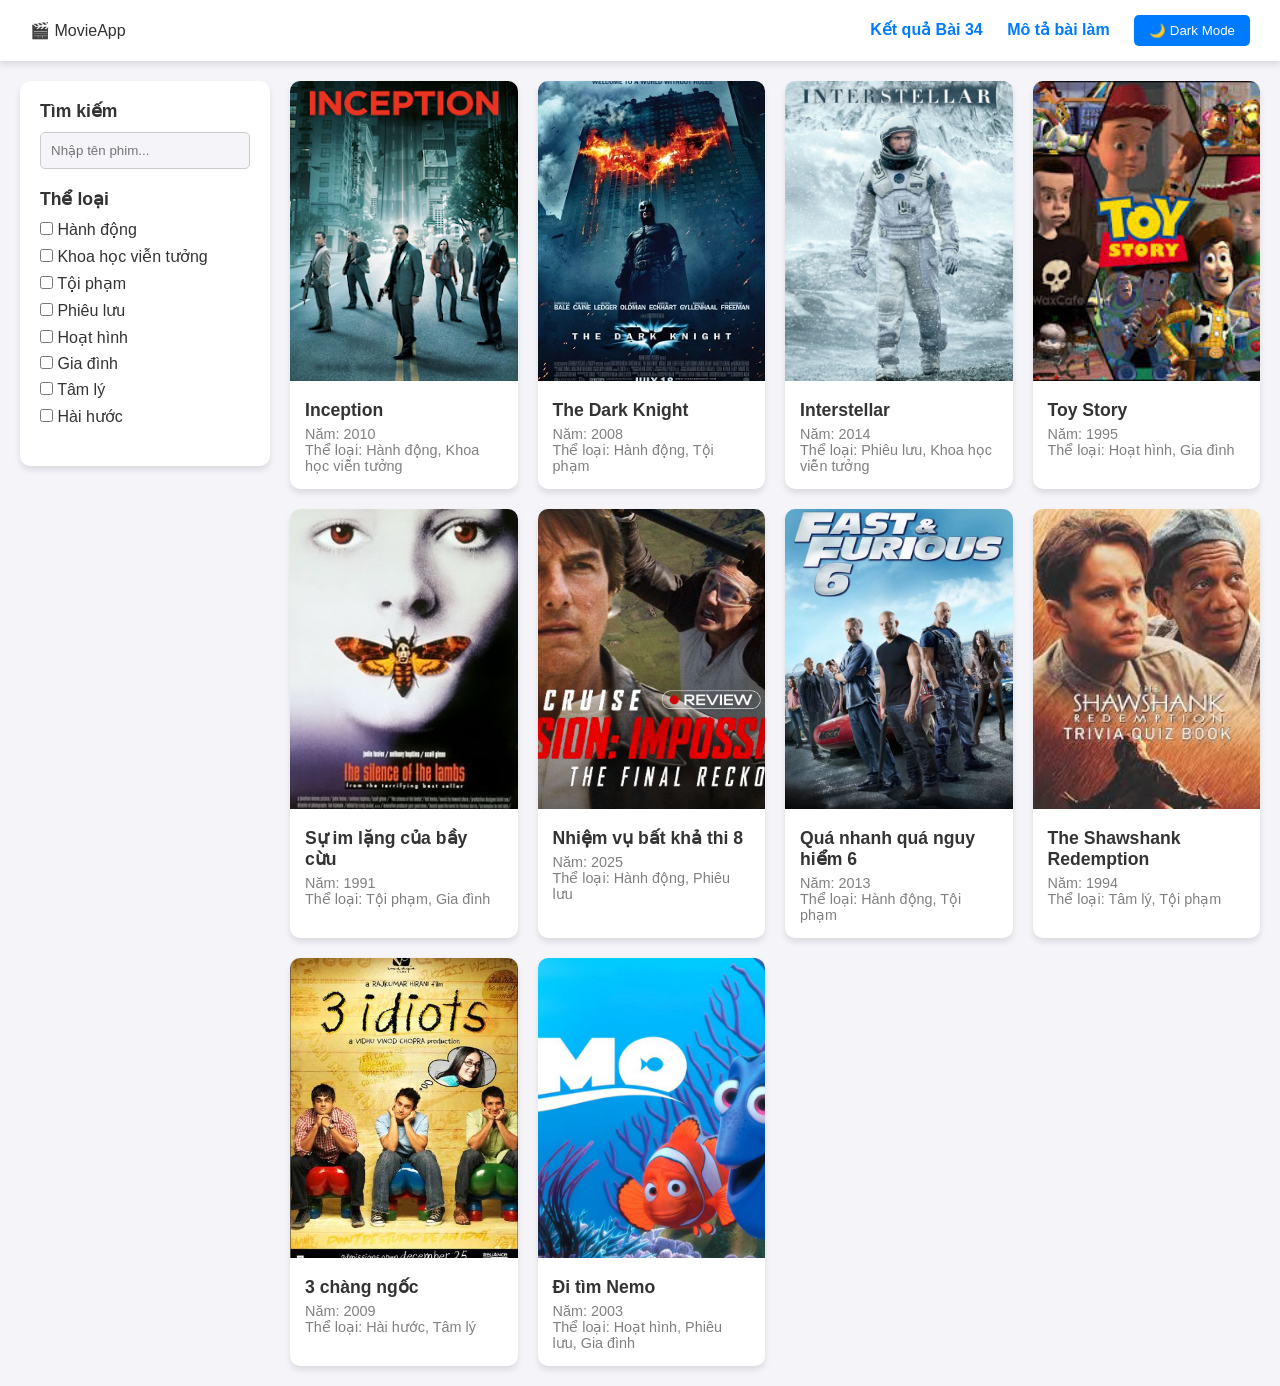
<file: index.html>
<!DOCTYPE html>
<html lang="vi">
<head>
    <meta charset="UTF-8">
    <meta name="viewport" content="width=device-width, initial-scale=1.0">
    <title>Movie Discovery App</title>
    <link rel="stylesheet" href="css/style.css">
</head>
<body>
    <header class="header">
        <div class="logo">🎬 MovieApp</div>
        <nav class="nav-menu">
            <a href="231A010758_TonGiaLac_KQBAI34.html" target="_blank" class="nav-link">Kết quả Bài 34</a>
            <a href="mota.html" target="_blank" class="nav-link">Mô tả bài làm</a>   
            <button id="theme-toggle" class="theme-btn">🌙 Dark Mode</button>
        </nav>
    </header>

    <div class="app-container">
        <aside class="sidebar">
            <div class="filter-group">
                <h3>Tìm kiếm</h3>
                <input type="text" id="search-input" placeholder="Nhập tên phim...">
            </div>
            
            <div class="filter-group">
                <h3>Thể loại</h3>
                <div id="genre-filters" class="checkbox-list"></div>
            </div>
        </aside>

        <main class="main-content">
            <div id="movie-grid" class="movie-grid">
                </div>
        </main>
    </div>

    <div id="movie-modal" class="modal">
        <div class="modal-content">
            <span class="close-btn">&times;</span>
            <div id="modal-body" class="modal-body-grid">
                </div>
        </div>
    </div>

    <script src="js/app.js"></script>
</body>
</html>
</file>
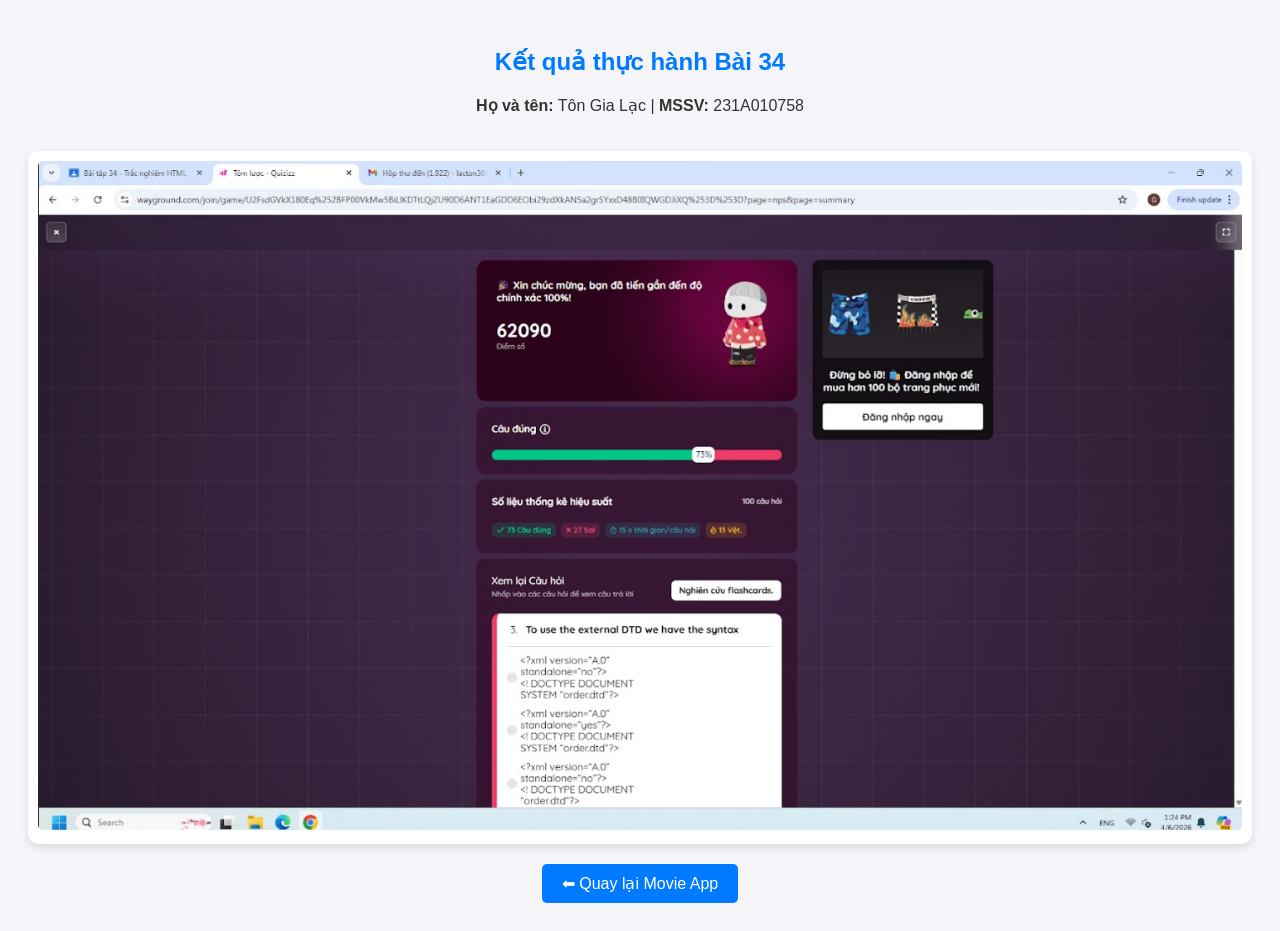
<file: 231A010758_TonGiaLac_KQBAI34.html>
<!DOCTYPE html>
<html lang="vi">
<head>
    <meta charset="UTF-8">
    <meta name="viewport" content="width=device-width, initial-scale=1.0">
    <title>Kết quả Bài tập 34</title>
    <style>
        body {
            font-family: 'Segoe UI', Tahoma, Geneva, Verdana, sans-serif;
            background-color: #f4f4f9;
            color: #333;
            text-align: center;
            padding: 20px;
        }
        h2 { color: #007bff; }
        .image-container {
            margin-top: 20px;
            padding: 10px;
            background: #fff;
            border-radius: 10px;
            box-shadow: 0 4px 8px rgba(0,0,0,0.1);
            display: inline-block;
        }
        img {
            max-width: 100%;
            height: auto;
            border-radius: 5px;
        }
        .back-link {
            display: inline-block;
            margin-top: 20px;
            padding: 10px 20px;
            background-color: #007bff;
            color: white;
            text-decoration: none;
            border-radius: 5px;
        }
        .back-link:hover { background-color: #0056b3; }
    </style>
</head>
<body>

    <h2>Kết quả thực hành Bài 34</h2>
    <p><strong>Họ và tên:</strong> Tôn Gia Lạc | <strong>MSSV:</strong> 231A010758</p>

    <div class="image-container">
        <img src="image/ktbai34.jpg" alt="Kết quả bài 34 của tôi">
    </div>

    <br>
    <a href="index.html" class="back-link">⬅ Quay lại Movie App</a>

</body>
</html>
</file>
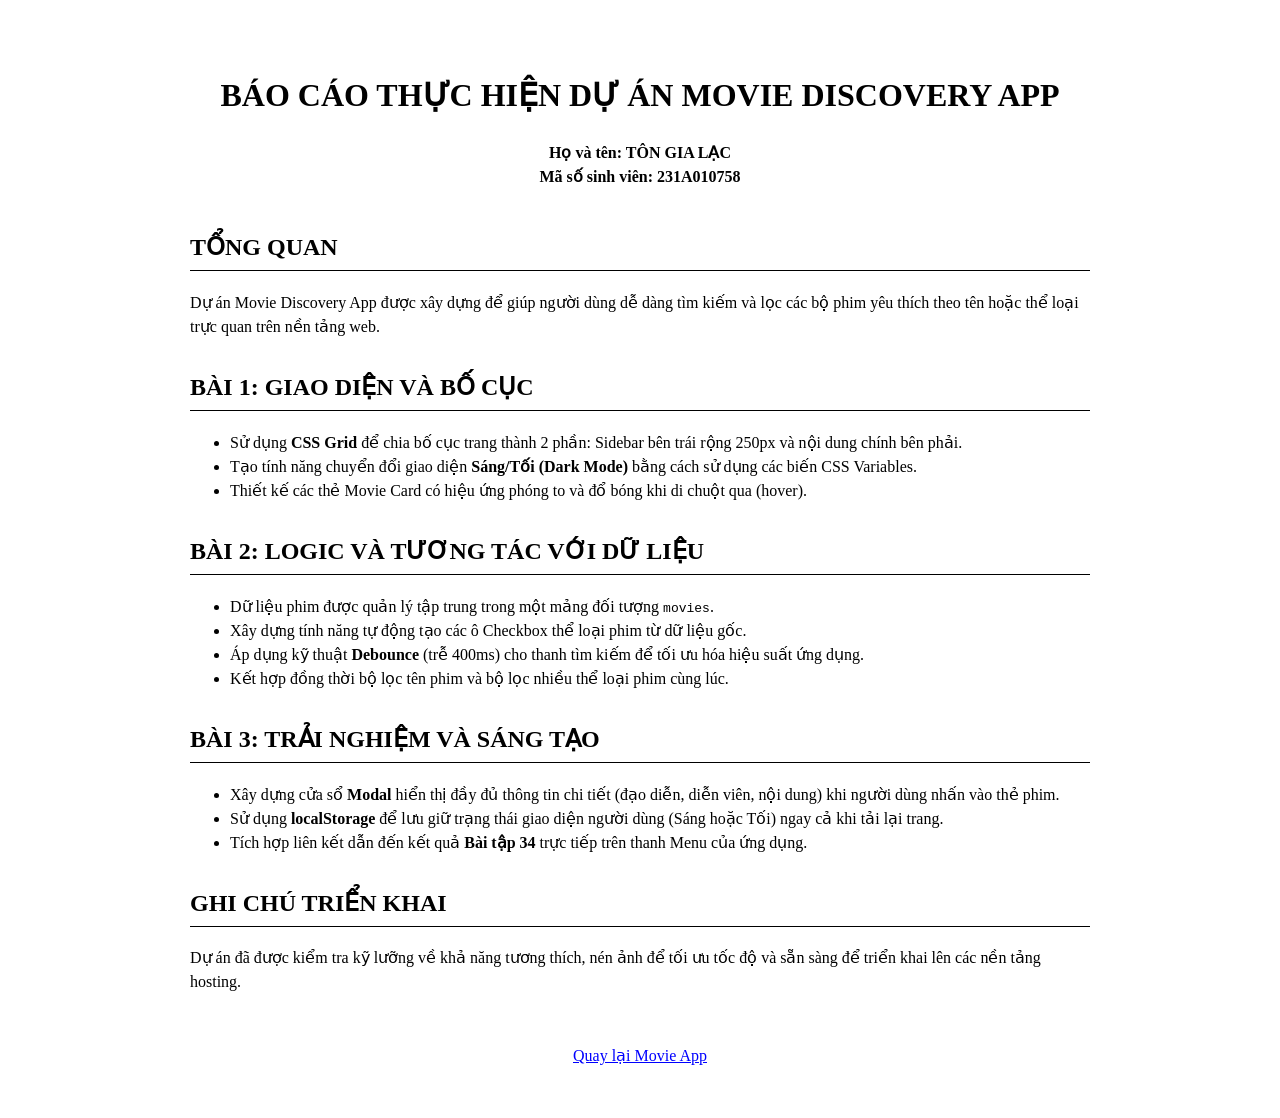
<file: mota.html>
<!DOCTYPE html>
<html lang="vi">
<head>
    <meta charset="UTF-8">
    <title>Mô tả cách làm - Tôn Gia Lạc</title>
    <style>
        body {
            font-family: "Times New Roman", Times, serif;
            line-height: 1.5;
            padding: 50px;
            max-width: 900px;
            margin: auto;
            color: #000;
        }
        h1 { text-align: center; text-transform: uppercase; }
        h2 { border-bottom: 1px solid #000; padding-bottom: 5px; margin-top: 30px; }
        .info { text-align: center; font-weight: bold; margin-bottom: 40px; }
        .back-link { display: block; margin-top: 50px; text-align: center; color: blue; }
    </style>
</head>
<body>

    <h1>BÁO CÁO THỰC HIỆN DỰ ÁN MOVIE DISCOVERY APP</h1>
    
    <div class="info">
        Họ và tên: TÔN GIA LẠC <br>
        Mã số sinh viên: 231A010758
    </div>

    <h2>TỔNG QUAN</h2>
    <p>Dự án Movie Discovery App được xây dựng để giúp người dùng dễ dàng tìm kiếm và lọc các bộ phim yêu thích theo tên hoặc thể loại trực quan trên nền tảng web.</p>

    <h2>BÀI 1: GIAO DIỆN VÀ BỐ CỤC</h2>
    <ul>
        <li>Sử dụng <strong>CSS Grid</strong> để chia bố cục trang thành 2 phần: Sidebar bên trái rộng 250px và nội dung chính bên phải.</li>
        <li>Tạo tính năng chuyển đổi giao diện <strong>Sáng/Tối (Dark Mode)</strong> bằng cách sử dụng các biến CSS Variables.</li>
        <li>Thiết kế các thẻ Movie Card có hiệu ứng phóng to và đổ bóng khi di chuột qua (hover).</li>
    </ul>

    <h2>BÀI 2: LOGIC VÀ TƯƠNG TÁC VỚI DỮ LIỆU</h2>
    <ul>
        <li>Dữ liệu phim được quản lý tập trung trong một mảng đối tượng <code>movies</code>.</li>
        <li>Xây dựng tính năng tự động tạo các ô Checkbox thể loại phim từ dữ liệu gốc.</li>
        <li>Áp dụng kỹ thuật <strong>Debounce</strong> (trễ 400ms) cho thanh tìm kiếm để tối ưu hóa hiệu suất ứng dụng.</li>
        <li>Kết hợp đồng thời bộ lọc tên phim và bộ lọc nhiều thể loại phim cùng lúc.</li>
    </ul>

    <h2>BÀI 3: TRẢI NGHIỆM VÀ SÁNG TẠO</h2>
    <ul>
        <li>Xây dựng cửa sổ <strong>Modal</strong> hiển thị đầy đủ thông tin chi tiết (đạo diễn, diễn viên, nội dung) khi người dùng nhấn vào thẻ phim.</li>
        <li>Sử dụng <strong>localStorage</strong> để lưu giữ trạng thái giao diện người dùng (Sáng hoặc Tối) ngay cả khi tải lại trang.</li>
        <li>Tích hợp liên kết dẫn đến kết quả <strong>Bài tập 34</strong> trực tiếp trên thanh Menu của ứng dụng.</li>
    </ul>

    <h2>GHI CHÚ TRIỂN KHAI</h2>
    <p>Dự án đã được kiểm tra kỹ lưỡng về khả năng tương thích, nén ảnh để tối ưu tốc độ và sẵn sàng để triển khai lên các nền tảng hosting.</p>

    <a href="index.html" class="back-link">Quay lại Movie App</a>

</body>
</html>
</file>
<file: css/style.css>
/* CSS Variables cho Light/Dark Mode */
:root {
    --bg-color: #f4f4f9;
    --text-color: #333;
    --sidebar-bg: #fff;
    --card-bg: #fff;
    --primary-color: #007bff;
    --shadow: 0 4px 6px rgba(0,0,0,0.1);
    --hover-shadow: 0 10px 15px rgba(0,0,0,0.2);
}

/* Ghi đè biến khi ở Dark Mode */
body.dark-mode {
    --bg-color: #121212;
    --text-color: #e0e0e0;
    --sidebar-bg: #1e1e1e;
    --card-bg: #1e1e1e;
    --primary-color: #bb86fc;
    --shadow: 0 4px 6px rgba(0,0,0,0.5);
    --hover-shadow: 0 10px 15px rgba(0,0,0,0.8);
}

* {
    box-sizing: border-box;
    margin: 0;
    padding: 0;
}

body {
    font-family: 'Segoe UI', Tahoma, Geneva, Verdana, sans-serif;
    background-color: var(--bg-color);
    color: var(--text-color);
    transition: background-color 0.3s, color 0.3s;
}

/* Header */
.header {
    display: flex;
    justify-content: space-between;
    align-items: center;
    padding: 15px 30px;
    background-color: var(--sidebar-bg);
    box-shadow: var(--shadow);
}

.nav-link {
    color: var(--primary-color);
    text-decoration: none;
    font-weight: bold;
    margin-right: 20px;
}

.theme-btn {
    padding: 8px 15px;
    cursor: pointer;
    background-color: var(--primary-color);
    color: #fff;
    border: none;
    border-radius: 5px;
}

/* Layout Chính (CSS Grid) */
.app-container {
    display: grid;
    grid-template-columns: 250px 1fr; /* Sidebar 250px, Main tự co giãn */
    gap: 20px;
    padding: 20px;
    max-width: 1400px;
    margin: 0 auto;
}

/* Sidebar */
.sidebar {
    background-color: var(--sidebar-bg);
    padding: 20px;
    border-radius: 10px;
    box-shadow: var(--shadow);
    height: fit-content;
}

.filter-group {
    margin-bottom: 20px;
}

.filter-group h3 {
    margin-bottom: 10px;
    font-size: 1.1rem;
}

#search-input {
    width: 100%;
    padding: 10px;
    border: 1px solid #ccc;
    border-radius: 5px;
    background: var(--bg-color);
    color: var(--text-color);
}

.checkbox-list label {
    display: block;
    margin-bottom: 8px;
    cursor: pointer;
}

/* Main Content & Movie Grid */
.movie-grid {
    display: grid;
    grid-template-columns: repeat(auto-fill, minmax(200px, 1fr));
    gap: 20px;
}

/* Movie Card */
.movie-card {
    background-color: var(--card-bg);
    border-radius: 10px;
    overflow: hidden;
    box-shadow: var(--shadow);
    cursor: pointer;
    transition: transform 0.3s ease, box-shadow 0.3s ease;
}

.movie-card:hover {
    transform: translateY(-5px) scale(1.02); /* Phóng to nhẹ */
    box-shadow: var(--hover-shadow);
}

.movie-card img {
    width: 100%;
    height: 300px;
    object-fit: cover;
}

.movie-info {
    padding: 15px;
}

.movie-info h4 {
    margin-bottom: 5px;
    font-size: 1.1rem;
}

.movie-info p {
    font-size: 0.9rem;
    color: gray;
}

/* Modal */
.modal {
    display: none; /* Ẩn mặc định */
    position: fixed;
    z-index: 1000;
    left: 0;
    top: 0;
    width: 100%;
    height: 100%;
    background-color: rgba(0,0,0,0.7);
    justify-content: center;
    align-items: center;
}

.modal-content {
    background-color: var(--card-bg);
    padding: 20px;
    border-radius: 10px;
    width: 90%;
    max-width: 800px;
    position: relative;
    color: var(--text-color);
}

.close-btn {
    position: absolute;
    top: 10px;
    right: 20px;
    font-size: 30px;
    font-weight: bold;
    cursor: pointer;
    color: var(--text-color);
}

.modal-body-grid {
    display: grid;
    grid-template-columns: 1fr 2fr;
    gap: 20px;
}

.modal-body-grid img {
    width: 100%;
    border-radius: 10px;
}

/* Responsive */
@media (max-width: 768px) {
    .app-container {
        grid-template-columns: 1fr; /* Trở thành 1 cột trên Mobile/Tablet */
    }
    .modal-body-grid {
        grid-template-columns: 1fr; /* Cột dọc trên Mobile */
    }
}
</file>
